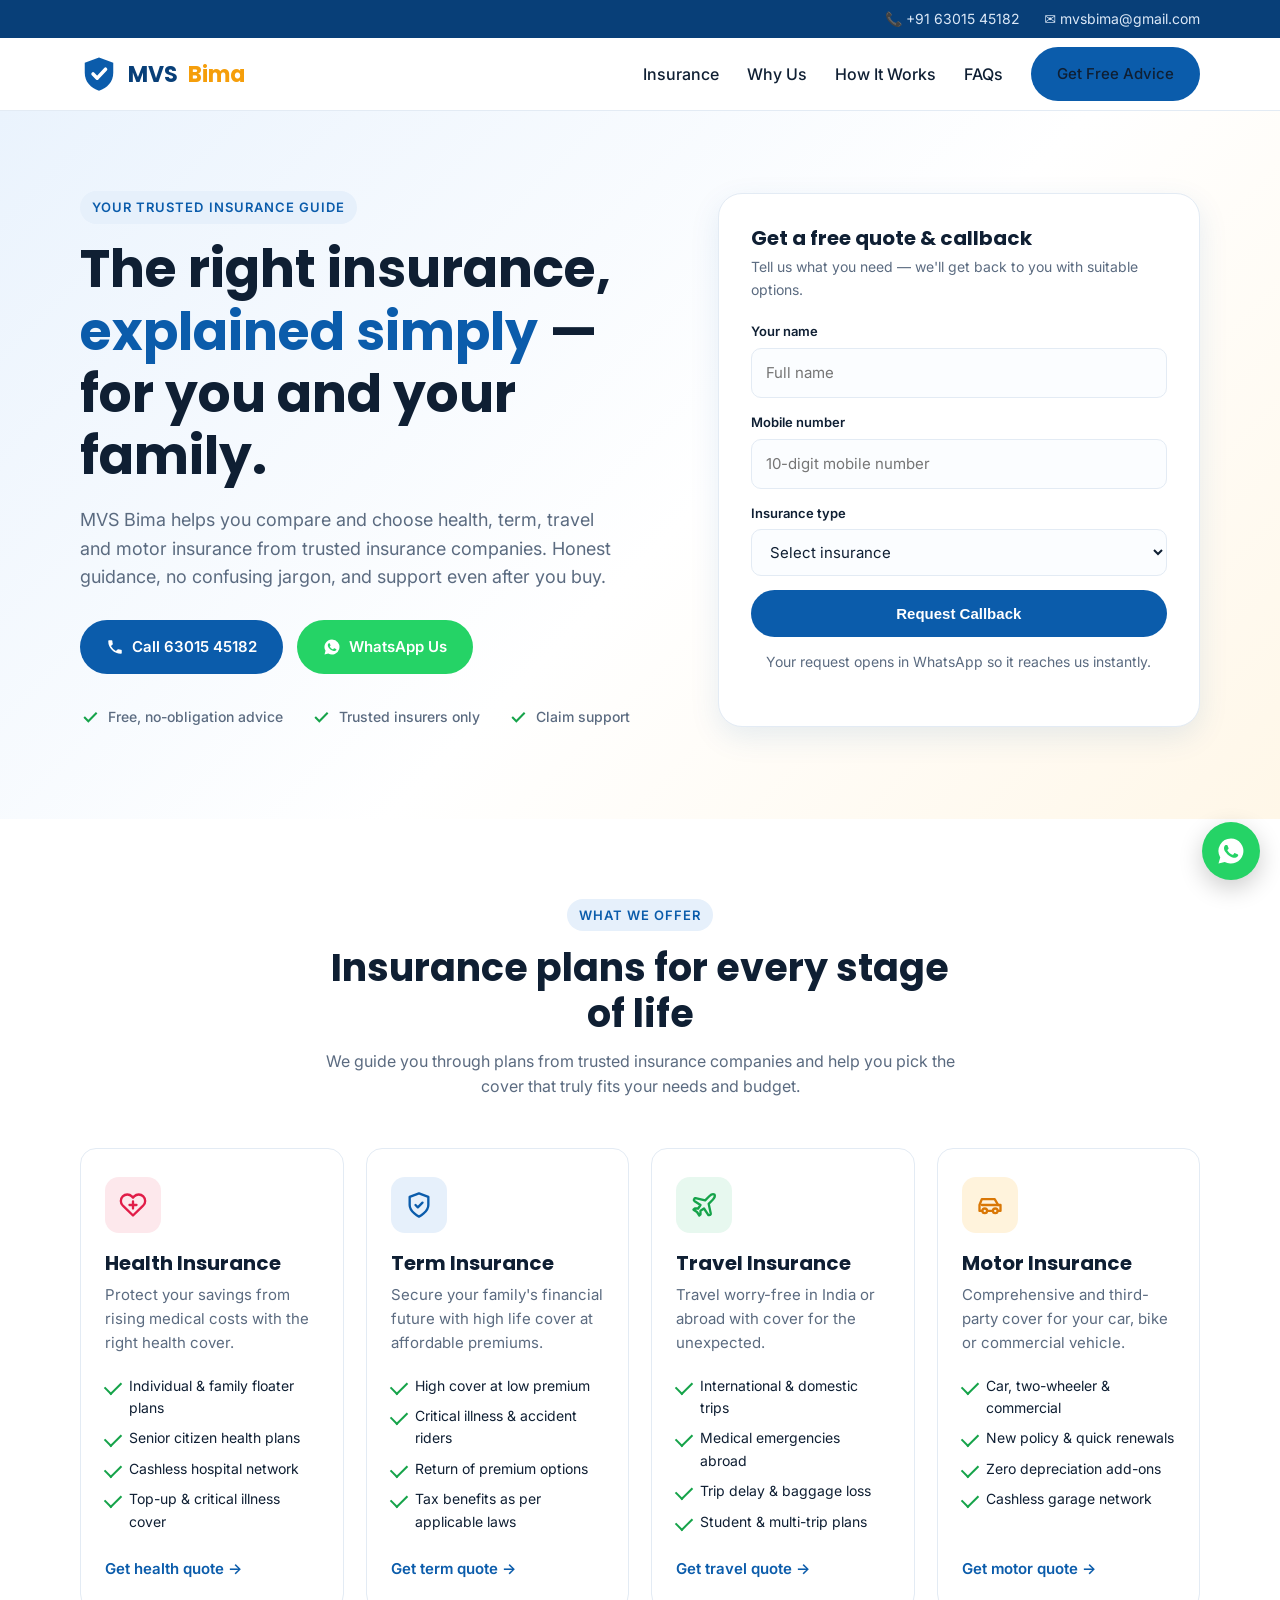
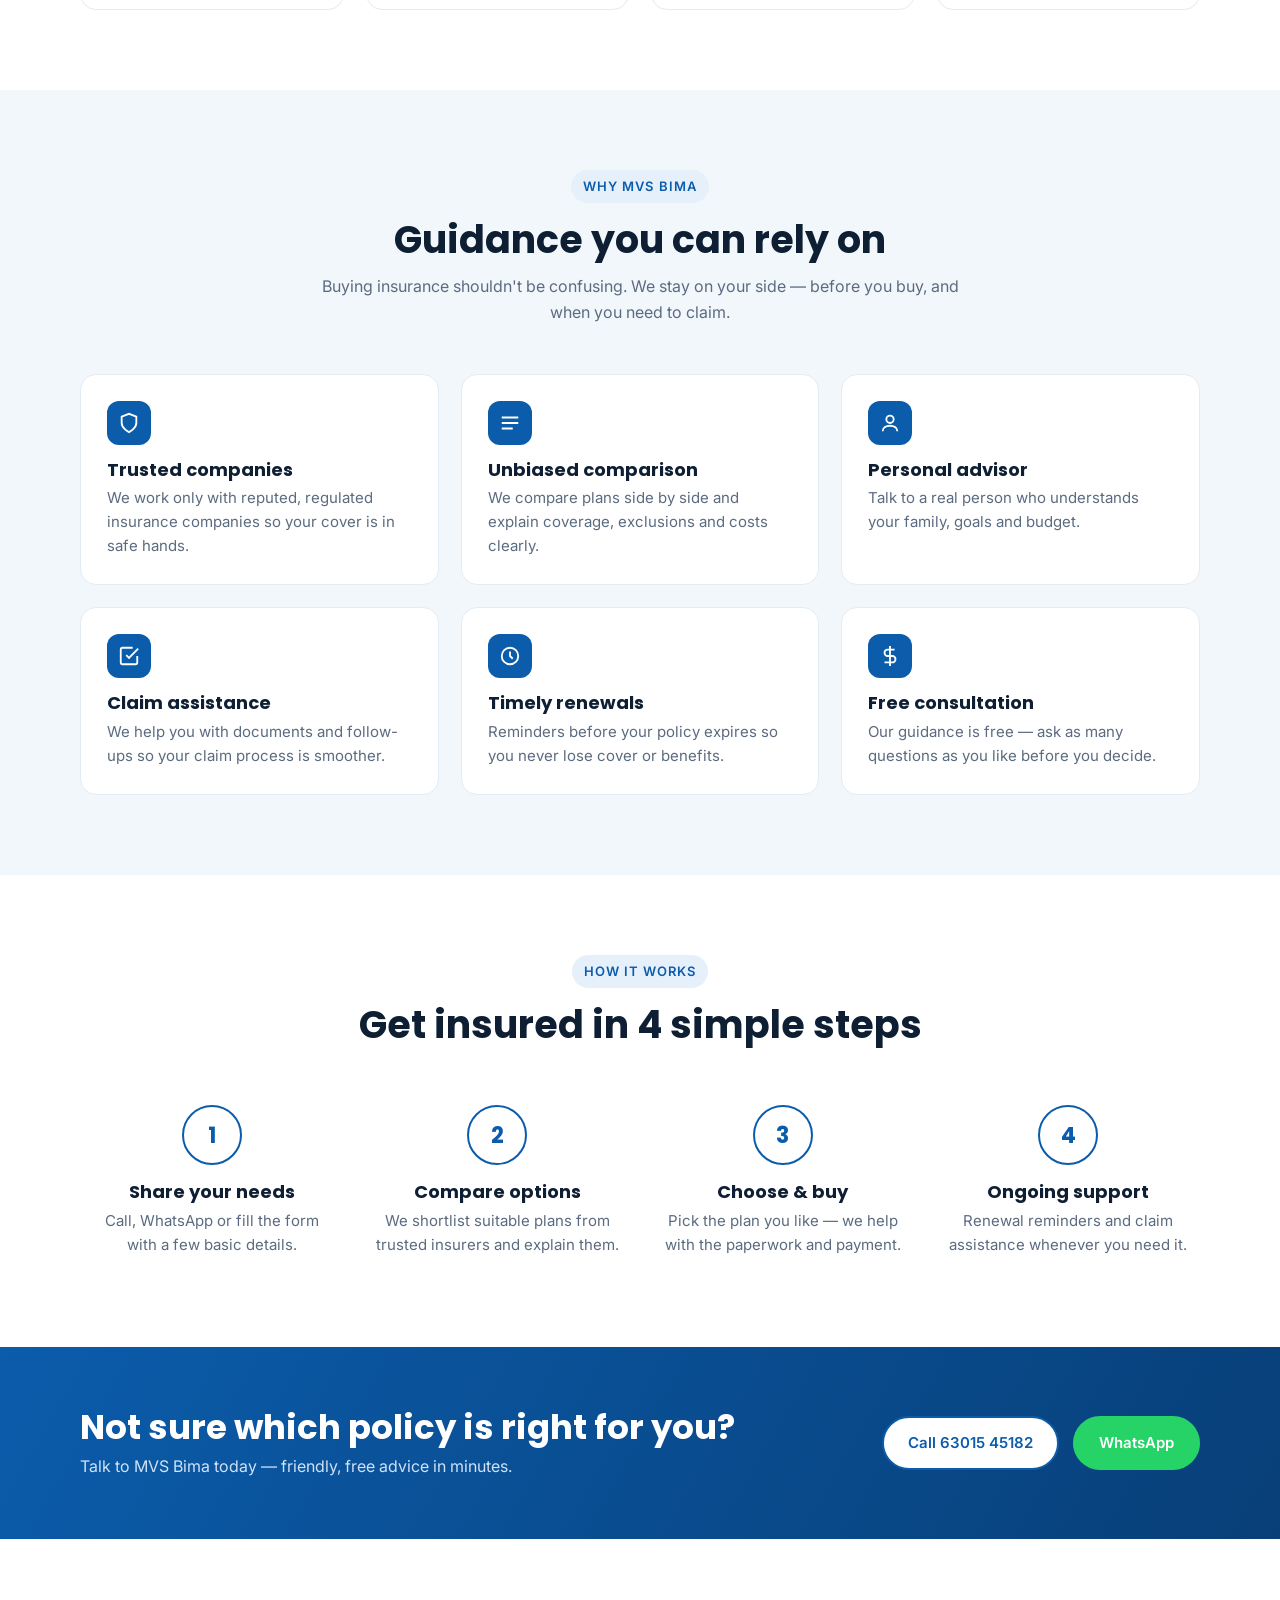
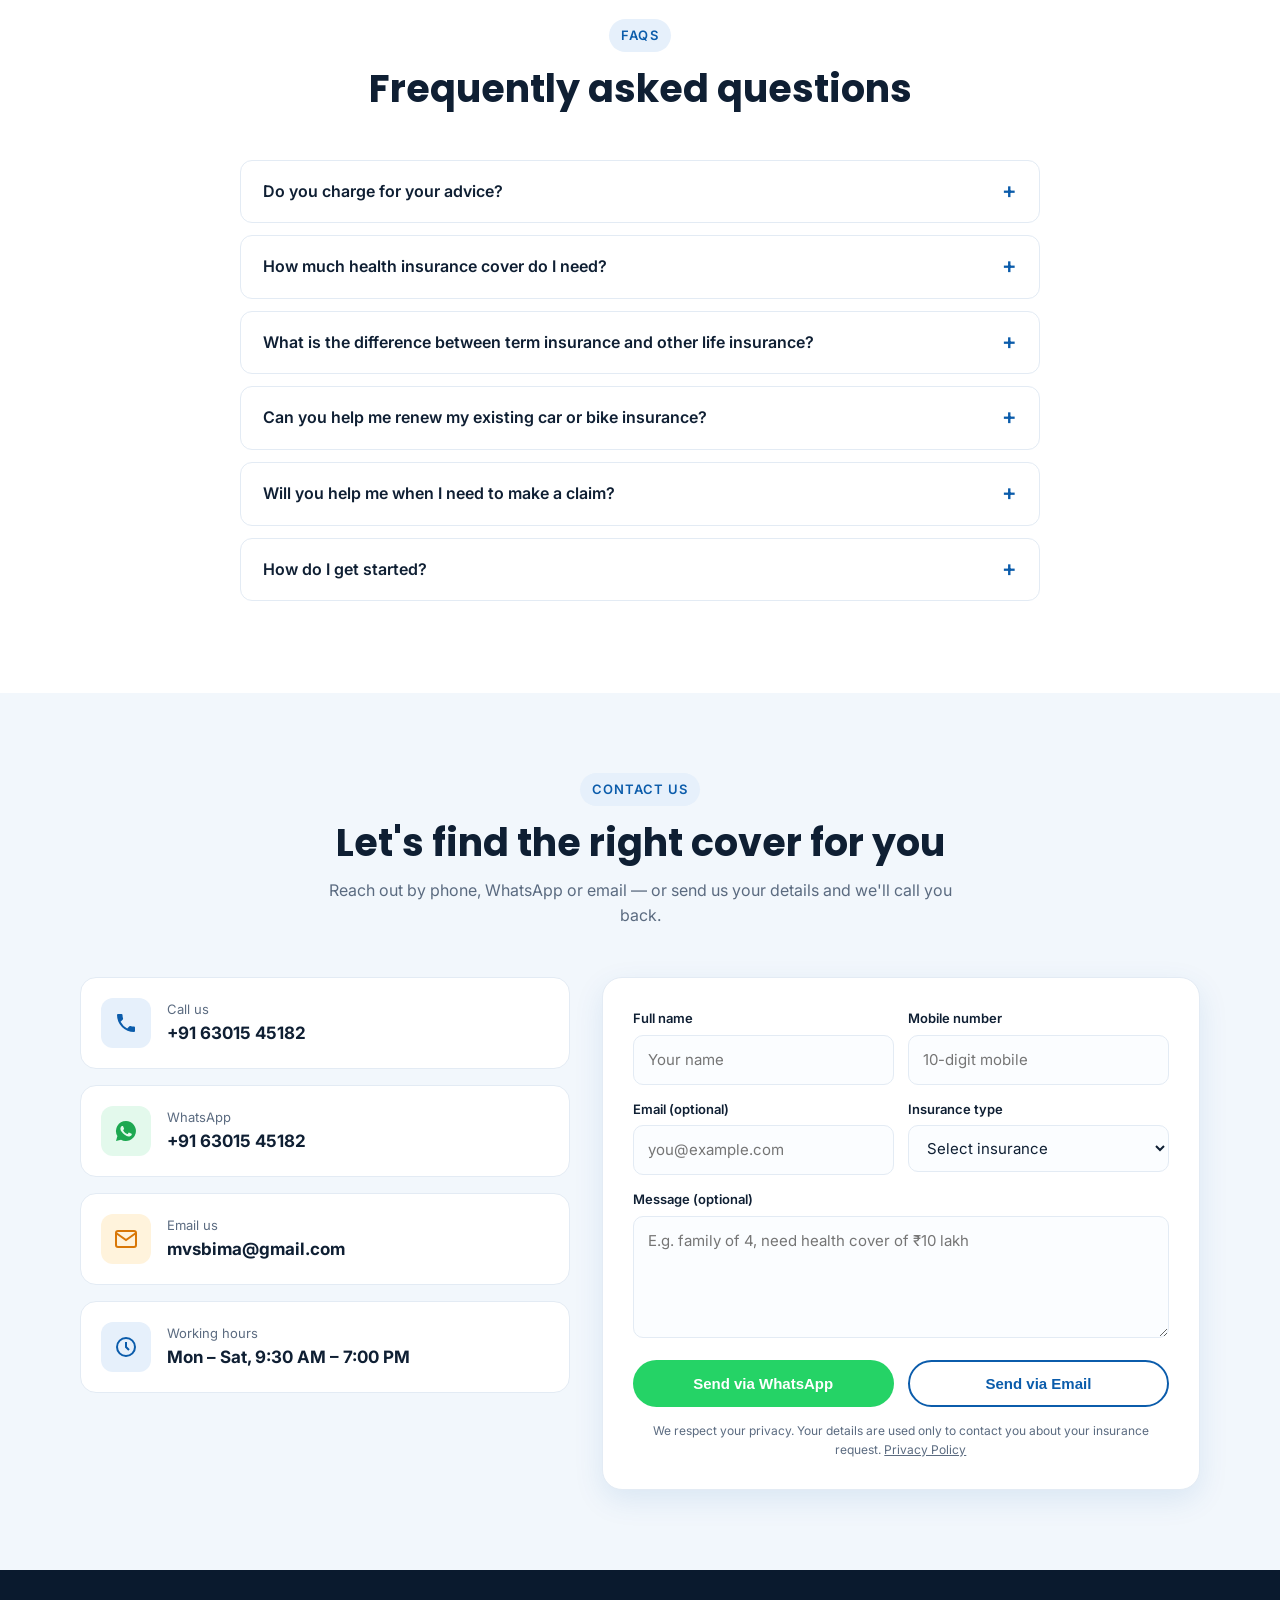
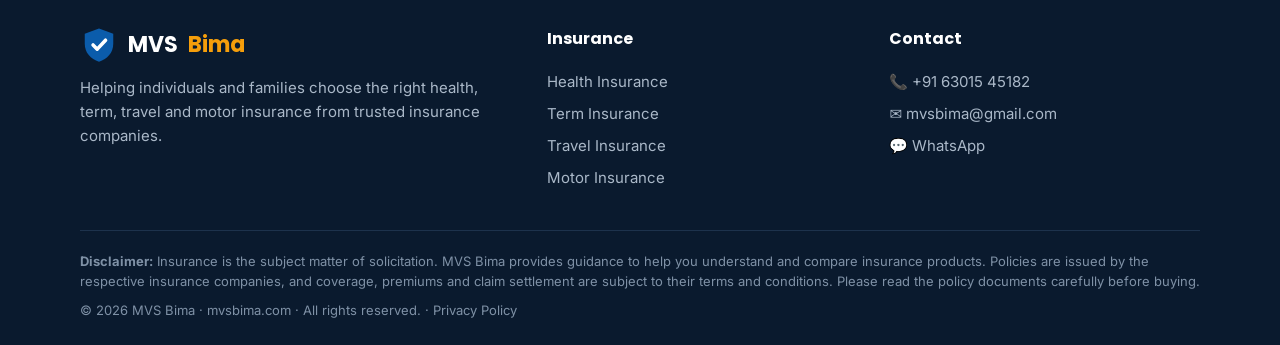
<file: index.html>
<!DOCTYPE html>
<html lang="en">
<head>
<meta charset="UTF-8">
<meta name="viewport" content="width=device-width, initial-scale=1">
<title>MVS Bima | Health, Term, Travel &amp; Motor Insurance Guidance</title>
<meta name="description" content="MVS Bima helps you choose the right health, term, travel and motor insurance from trusted insurance companies. Free guidance. Call 6301545182.">
<meta name="keywords" content="MVS Bima, health insurance, term insurance, travel insurance, motor insurance, car insurance, bike insurance, insurance advisor">
<link rel="canonical" href="https://mvsbima.com/">
<meta property="og:title" content="MVS Bima – Insurance guidance you can trust">
<meta property="og:description" content="Health, term, travel and motor insurance from trusted companies. Call 6301545182.">
<meta property="og:url" content="https://mvsbima.com/">
<meta property="og:type" content="website">
<link rel="icon" href="data:image/svg+xml,%3Csvg xmlns='http://www.w3.org/2000/svg' viewBox='0 0 64 64'%3E%3Cpath d='M32 4 8 13v17c0 15 10 26 24 30 14-4 24-15 24-30V13z' fill='%230b5cab'/%3E%3Cpath d='m22 32 7 7 14-15' stroke='%23fff' stroke-width='6' fill='none' stroke-linecap='round' stroke-linejoin='round'/%3E%3C/svg%3E">
<link rel="preconnect" href="https://fonts.googleapis.com">
<link rel="preconnect" href="https://fonts.gstatic.com" crossorigin>
<link href="https://fonts.googleapis.com/css2?family=Poppins:wght@500;600;700&family=Inter:wght@400;500;600&display=swap" rel="stylesheet">
<style>
:root{
  --primary:#0b5cab; --primary-dark:#083f78; --accent:#f59e0b; --green:#16a34a;
  --ink:#0f1f33; --muted:#5b6b80; --bg:#ffffff; --soft:#f2f7fc; --line:#e3ebf4;
  --radius:16px; --shadow:0 10px 30px rgba(11,92,171,.10);
}
*{box-sizing:border-box;margin:0;padding:0}
html{scroll-behavior:smooth}
body{font-family:Inter,system-ui,-apple-system,"Segoe UI",Roboto,sans-serif;color:var(--ink);background:var(--bg);line-height:1.6;font-size:16px}
h1,h2,h3{font-family:Poppins,Inter,sans-serif;line-height:1.2;color:var(--ink)}
a{color:inherit;text-decoration:none}
img,svg{display:block}
.container{width:100%;max-width:1160px;margin:0 auto;padding:0 20px}
section{padding:80px 0}
.eyebrow{display:inline-block;font-size:13px;font-weight:600;letter-spacing:.08em;text-transform:uppercase;color:var(--primary);background:#e6f0fb;padding:6px 12px;border-radius:999px;margin-bottom:14px}
.section-head{text-align:center;max-width:640px;margin:0 auto 48px}
.section-head h2{font-size:clamp(26px,4vw,38px);margin-bottom:12px}
.section-head p{color:var(--muted)}
.btn{display:inline-flex;align-items:center;gap:8px;padding:13px 24px;border-radius:999px;font-weight:600;font-size:15px;border:2px solid transparent;cursor:pointer;transition:.2s}
.btn-primary{background:var(--primary);color:#fff}
.btn-primary:hover{background:var(--primary-dark)}
.btn-outline{border-color:var(--primary);color:var(--primary);background:#fff}
.btn-outline:hover{background:var(--soft)}
.btn-wa{background:#25d366;color:#fff}
.btn-wa:hover{background:#1da851}
.btn svg{width:18px;height:18px}

/* Top bar + nav */
.topbar{background:var(--primary-dark);color:#dbe8f7;font-size:14px}
.topbar .container{display:flex;justify-content:flex-end;gap:24px;padding-top:8px;padding-bottom:8px;flex-wrap:wrap}
.topbar a:hover{color:#fff}
header.nav{position:sticky;top:0;z-index:50;background:rgba(255,255,255,.96);backdrop-filter:blur(8px);border-bottom:1px solid var(--line)}
.nav .container{display:flex;align-items:center;justify-content:space-between;height:72px}
.logo{display:flex;align-items:center;gap:10px;font-family:Poppins,sans-serif;font-weight:700;font-size:22px;color:var(--primary-dark)}
.logo svg{width:38px;height:38px}
.logo span{color:var(--accent)}
.nav ul{display:flex;gap:28px;list-style:none;align-items:center}
.nav ul a{font-weight:500;color:var(--ink)}
.nav ul a:hover{color:var(--primary)}
.menu-btn{display:none;background:none;border:0;cursor:pointer;padding:8px}
.menu-btn span{display:block;width:24px;height:2px;background:var(--ink);margin:5px 0;transition:.2s}

/* Hero */
.hero{background:linear-gradient(135deg,#eaf3fd 0%,#ffffff 55%,#fff7e8 100%);padding:80px 0 90px}
.hero .container{display:grid;grid-template-columns:1.1fr .9fr;gap:48px;align-items:center}
.hero h1{font-size:clamp(32px,5vw,52px);margin-bottom:18px}
.hero h1 em{font-style:normal;color:var(--primary)}
.hero p.lead{font-size:18px;color:var(--muted);margin-bottom:28px;max-width:540px}
.hero-actions{display:flex;gap:14px;flex-wrap:wrap;margin-bottom:32px}
.trust-row{display:flex;gap:28px;flex-wrap:wrap}
.trust-row div{display:flex;align-items:center;gap:8px;font-size:14px;font-weight:500;color:var(--muted)}
.trust-row svg{width:20px;height:20px;color:var(--green)}
.hero-card{background:#fff;border-radius:24px;box-shadow:var(--shadow);padding:32px;border:1px solid var(--line)}
.hero-card h3{font-size:20px;margin-bottom:6px}
.hero-card p{color:var(--muted);font-size:14px;margin-bottom:20px}

/* Form */
.form-grid{display:grid;gap:14px}
.form-grid label{font-size:13px;font-weight:600;color:var(--ink);display:block;margin-bottom:6px}
.form-grid input,.form-grid select,.form-grid textarea{width:100%;padding:12px 14px;border:1.5px solid var(--line);border-radius:10px;font:inherit;font-size:15px;background:#fbfdff;color:var(--ink)}
.form-grid input:focus,.form-grid select:focus,.form-grid textarea:focus{outline:none;border-color:var(--primary);background:#fff}
.form-grid .btn{width:100%;justify-content:center}
.form-note{font-size:12px;color:var(--muted);text-align:center}

/* Services */
.services{background:#fff}
.cards{display:grid;grid-template-columns:repeat(4,1fr);gap:22px}
.card{background:#fff;border:1px solid var(--line);border-radius:var(--radius);padding:28px 24px;transition:.25s;display:flex;flex-direction:column}
.card:hover{transform:translateY(-4px);box-shadow:var(--shadow);border-color:#cfe0f3}
.card .icon{width:56px;height:56px;border-radius:14px;display:grid;place-items:center;margin-bottom:18px}
.card .icon svg{width:28px;height:28px}
.card h3{font-size:20px;margin-bottom:8px}
.card p{color:var(--muted);font-size:15px;margin-bottom:16px}
.card ul{list-style:none;margin-bottom:20px;flex:1}
.card li{font-size:14px;padding:4px 0 4px 24px;position:relative}
.card li::before{content:"";position:absolute;left:0;top:10px;width:14px;height:8px;border-left:2px solid var(--green);border-bottom:2px solid var(--green);transform:rotate(-45deg)}
.card .link{font-weight:600;color:var(--primary);font-size:15px}
.card .link:hover{text-decoration:underline}
.i-health{background:#fde8ec;color:#e11d48}
.i-term{background:#e6f0fb;color:var(--primary)}
.i-travel{background:#e7f8ef;color:var(--green)}
.i-motor{background:#fff3dc;color:#d97706}

/* Why us */
.why{background:var(--soft)}
.why-grid{display:grid;grid-template-columns:repeat(3,1fr);gap:22px}
.why-item{background:#fff;border-radius:var(--radius);padding:26px;border:1px solid var(--line)}
.why-item .num{width:44px;height:44px;border-radius:12px;background:var(--primary);color:#fff;display:grid;place-items:center;margin-bottom:14px}
.why-item .num svg{width:22px;height:22px}
.why-item h3{font-size:18px;margin-bottom:6px}
.why-item p{color:var(--muted);font-size:15px}

/* Process */
.steps{display:grid;grid-template-columns:repeat(4,1fr);gap:22px;counter-reset:step}
.step{text-align:center;padding:10px}
.step::before{counter-increment:step;content:counter(step);display:grid;place-items:center;width:56px;height:56px;margin:0 auto 16px;border-radius:50%;background:#fff;border:2px solid var(--primary);color:var(--primary);font-family:Poppins,sans-serif;font-weight:700;font-size:22px}
.step h3{font-size:18px;margin-bottom:6px}
.step p{color:var(--muted);font-size:15px}

/* CTA band */
.cta-band{background:linear-gradient(120deg,var(--primary) 0%,var(--primary-dark) 100%);color:#fff;padding:60px 0}
.cta-band .container{display:flex;align-items:center;justify-content:space-between;gap:24px;flex-wrap:wrap}
.cta-band h2{color:#fff;font-size:clamp(24px,3.5vw,34px);margin-bottom:6px}
.cta-band p{color:#cfe2f7}
.cta-band .btn-outline{background:#fff}

/* FAQ */
.faq-list{max-width:800px;margin:0 auto}
details{border:1px solid var(--line);border-radius:12px;margin-bottom:12px;background:#fff}
summary{cursor:pointer;padding:18px 22px;font-weight:600;list-style:none;display:flex;justify-content:space-between;gap:16px}
summary::-webkit-details-marker{display:none}
summary::after{content:"+";font-size:22px;color:var(--primary);line-height:1}
details[open] summary::after{content:"–"}
details p{padding:0 22px 18px;color:var(--muted)}

/* Contact */
.contact{background:var(--soft)}
.contact-grid{display:grid;grid-template-columns:.9fr 1.1fr;gap:32px;align-items:start}
.contact-info{display:grid;gap:16px}
.info-box{display:flex;gap:16px;align-items:center;background:#fff;border:1px solid var(--line);border-radius:var(--radius);padding:20px}
.info-box .icon{width:50px;height:50px;border-radius:12px;background:#e6f0fb;color:var(--primary);display:grid;place-items:center;flex-shrink:0}
.info-box .icon svg{width:24px;height:24px}
.info-box small{display:block;color:var(--muted);font-size:13px}
.info-box strong{font-size:17px;word-break:break-word}
.info-box a:hover strong{color:var(--primary)}
.contact-form{background:#fff;border-radius:20px;border:1px solid var(--line);padding:30px;box-shadow:var(--shadow)}
.two{display:grid;grid-template-columns:1fr 1fr;gap:14px}

/* Footer */
footer{background:#0a1a2e;color:#aab8c8;padding:56px 0 24px;font-size:15px}
.foot-grid{display:grid;grid-template-columns:1.4fr 1fr 1fr;gap:32px;margin-bottom:36px}
footer .logo{color:#fff;margin-bottom:12px}
footer h4{color:#fff;font-family:Poppins,sans-serif;font-size:16px;margin-bottom:14px}
footer ul{list-style:none}
footer li{padding:4px 0}
footer a:hover{color:#fff}
.disclaimer{border-top:1px solid #1d324c;padding-top:20px;font-size:13px;color:#7f91a6}
.disclaimer p+p{margin-top:8px}

/* Floating WhatsApp */
.wa-float{position:fixed;right:20px;bottom:20px;width:58px;height:58px;border-radius:50%;background:#25d366;color:#fff;display:grid;place-items:center;box-shadow:0 8px 24px rgba(0,0,0,.2);z-index:60;transition:.2s}
.wa-float:hover{transform:scale(1.08)}
.wa-float svg{width:30px;height:30px}

/* Responsive */
@media (max-width:1000px){
  .cards{grid-template-columns:repeat(2,1fr)}
  .steps{grid-template-columns:repeat(2,1fr)}
  .why-grid{grid-template-columns:repeat(2,1fr)}
}
@media (max-width:860px){
  .hero .container,.contact-grid{grid-template-columns:1fr}
  .foot-grid{grid-template-columns:1fr 1fr}
  .menu-btn{display:block}
  .nav ul{position:absolute;top:72px;left:0;right:0;background:#fff;flex-direction:column;gap:0;border-bottom:1px solid var(--line);display:none;padding:8px 0}
  .nav ul.open{display:flex}
  .nav ul li{width:100%}
  .nav ul a{display:block;padding:12px 20px}
  .nav ul .btn{margin:8px 20px;justify-content:center}
}
@media (max-width:560px){
  section{padding:60px 0}
  .container{padding:0 16px}
  .cards,.steps,.why-grid,.two,.foot-grid{grid-template-columns:1fr}
  .topbar .container{justify-content:center;gap:14px;font-size:13px}
  .hero{padding:48px 0 60px}
  .hero-card,.contact-form{padding:22px}
  .cta-band .container{flex-direction:column;align-items:flex-start}
}
</style>
</head>
<body>

<div class="topbar">
  <div class="container">
    <a href="tel:+916301545182">📞 +91 63015 45182</a>
    <a href="mailto:mvsbima@gmail.com">✉️ mvsbima@gmail.com</a>
  </div>
</div>

<header class="nav">
  <div class="container">
    <a href="#home" class="logo" aria-label="MVS Bima home">
      <svg viewBox="0 0 64 64" aria-hidden="true"><path d="M32 4 8 13v17c0 15 10 26 24 30 14-4 24-15 24-30V13z" fill="#0b5cab"/><path d="m22 32 7 7 14-15" stroke="#fff" stroke-width="6" fill="none" stroke-linecap="round" stroke-linejoin="round"/></svg>
      MVS<span>Bima</span>
    </a>
    <button class="menu-btn" aria-label="Open menu" aria-expanded="false"><span></span><span></span><span></span></button>
    <ul id="menu">
      <li><a href="#services">Insurance</a></li>
      <li><a href="#why">Why Us</a></li>
      <li><a href="#how">How It Works</a></li>
      <li><a href="#faq">FAQs</a></li>
      <li><a href="#contact" class="btn btn-primary">Get Free Advice</a></li>
    </ul>
  </div>
</header>

<main>
<!-- HERO -->
<section class="hero" id="home">
  <div class="container">
    <div>
      <span class="eyebrow">Your Trusted Insurance Guide</span>
      <h1>The right insurance, <em>explained simply</em> — for you and your family.</h1>
      <p class="lead">MVS Bima helps you compare and choose health, term, travel and motor insurance from trusted insurance companies. Honest guidance, no confusing jargon, and support even after you buy.</p>
      <div class="hero-actions">
        <a href="tel:+916301545182" class="btn btn-primary">
          <svg viewBox="0 0 24 24" fill="currentColor"><path d="M6.6 10.8a15.2 15.2 0 0 0 6.6 6.6l2.2-2.2a1 1 0 0 1 1-.25 11.4 11.4 0 0 0 3.6.57 1 1 0 0 1 1 1V20a1 1 0 0 1-1 1A17 17 0 0 1 3 4a1 1 0 0 1 1-1h3.5a1 1 0 0 1 1 1c0 1.25.2 2.45.57 3.6a1 1 0 0 1-.25 1z"/></svg>
          Call 63015 45182
        </a>
        <a href="https://wa.me/916301545182?text=Hi%20MVS%20Bima%2C%20I%20need%20help%20choosing%20insurance." target="_blank" rel="noopener" class="btn btn-wa">
          <svg viewBox="0 0 24 24" fill="currentColor"><path d="M12 2a10 10 0 0 0-8.6 15.1L2 22l5-1.3A10 10 0 1 0 12 2zm5.3 14.2c-.2.6-1.3 1.2-1.8 1.2-.5.1-1 .2-3.3-.7-2.8-1.1-4.5-3.9-4.7-4.1-.1-.2-1.1-1.5-1.1-2.9s.7-2 1-2.3c.2-.3.5-.3.7-.3h.5c.2 0 .4 0 .6.5l.8 2c.1.2.1.4 0 .5l-.3.5-.4.4c-.1.1-.3.3-.1.6.2.3.8 1.3 1.6 2 1.1 1 2 1.3 2.3 1.4.3.1.5.1.6-.1l.9-1.1c.2-.3.4-.2.7-.1l1.9.9c.3.1.5.2.5.3.1.2.1.7-.1 1.3z"/></svg>
          WhatsApp Us
        </a>
      </div>
      <div class="trust-row">
        <div><svg viewBox="0 0 24 24" fill="none" stroke="currentColor" stroke-width="2.5"><path d="m5 12 5 5L20 7"/></svg>Free, no-obligation advice</div>
        <div><svg viewBox="0 0 24 24" fill="none" stroke="currentColor" stroke-width="2.5"><path d="m5 12 5 5L20 7"/></svg>Trusted insurers only</div>
        <div><svg viewBox="0 0 24 24" fill="none" stroke="currentColor" stroke-width="2.5"><path d="m5 12 5 5L20 7"/></svg>Claim support</div>
      </div>
    </div>

    <div class="hero-card">
      <h3>Get a free quote &amp; callback</h3>
      <p>Tell us what you need — we'll get back to you with suitable options.</p>
      <form class="form-grid lead-form" data-source="Quick quote">
        <div><label for="q-name">Your name</label><input id="q-name" name="name" required placeholder="Full name"></div>
        <div><label for="q-phone">Mobile number</label><input id="q-phone" name="phone" type="tel" required pattern="[0-9+\s-]{10,15}" placeholder="10-digit mobile number"></div>
        <div><label for="q-type">Insurance type</label>
          <select id="q-type" name="type" required>
            <option value="">Select insurance</option>
            <option>Health Insurance</option>
            <option>Term Insurance</option>
            <option>Travel Insurance</option>
            <option>Motor Insurance</option>
            <option>Not sure – need advice</option>
          </select>
        </div>
        <button type="submit" class="btn btn-primary">Request Callback</button>
        <p class="form-note">Your request opens in WhatsApp so it reaches us instantly.</p>
      </form>
    </div>
  </div>
</section>

<!-- SERVICES -->
<section class="services" id="services">
  <div class="container">
    <div class="section-head">
      <span class="eyebrow">What We Offer</span>
      <h2>Insurance plans for every stage of life</h2>
      <p>We guide you through plans from trusted insurance companies and help you pick the cover that truly fits your needs and budget.</p>
    </div>
    <div class="cards">
      <article class="card" id="health">
        <div class="icon i-health"><svg viewBox="0 0 24 24" fill="none" stroke="currentColor" stroke-width="2" stroke-linecap="round" stroke-linejoin="round"><path d="M20.8 4.6a5.5 5.5 0 0 0-7.8 0L12 5.7l-1-1.1a5.5 5.5 0 0 0-7.8 7.8l1 1L12 21l7.8-7.6 1-1a5.5 5.5 0 0 0 0-7.8z"/><path d="M12 9v6M9 12h6"/></svg></div>
        <h3>Health Insurance</h3>
        <p>Protect your savings from rising medical costs with the right health cover.</p>
        <ul>
          <li>Individual &amp; family floater plans</li>
          <li>Senior citizen health plans</li>
          <li>Cashless hospital network</li>
          <li>Top-up &amp; critical illness cover</li>
        </ul>
        <a href="#contact" class="link" data-type="Health Insurance">Get health quote →</a>
      </article>
      <article class="card" id="term">
        <div class="icon i-term"><svg viewBox="0 0 24 24" fill="none" stroke="currentColor" stroke-width="2" stroke-linecap="round" stroke-linejoin="round"><path d="M12 22s8-4 8-10V5l-8-3-8 3v7c0 6 8 10 8 10z"/><path d="M9 12l2 2 4-4"/></svg></div>
        <h3>Term Insurance</h3>
        <p>Secure your family's financial future with high life cover at affordable premiums.</p>
        <ul>
          <li>High cover at low premium</li>
          <li>Critical illness &amp; accident riders</li>
          <li>Return of premium options</li>
          <li>Tax benefits as per applicable laws</li>
        </ul>
        <a href="#contact" class="link" data-type="Term Insurance">Get term quote →</a>
      </article>
      <article class="card" id="travel">
        <div class="icon i-travel"><svg viewBox="0 0 24 24" fill="none" stroke="currentColor" stroke-width="2" stroke-linecap="round" stroke-linejoin="round"><path d="M17.8 19.2 16 11l3.5-3.5C21 6 21.5 4 21 3c-1-.5-3 0-4.5 1.5L13 8 4.8 6.2c-.5-.1-.9.1-1.1.5l-.3.5c-.2.5-.1 1 .3 1.3L9 12l-2 3H4l-1 1 3 2 2 3 1-1v-3l3-2 3.5 5.3c.3.4.8.5 1.3.3l.5-.2c.4-.3.6-.7.5-1.2z"/></svg></div>
        <h3>Travel Insurance</h3>
        <p>Travel worry-free in India or abroad with cover for the unexpected.</p>
        <ul>
          <li>International &amp; domestic trips</li>
          <li>Medical emergencies abroad</li>
          <li>Trip delay &amp; baggage loss</li>
          <li>Student &amp; multi-trip plans</li>
        </ul>
        <a href="#contact" class="link" data-type="Travel Insurance">Get travel quote →</a>
      </article>
      <article class="card" id="motor">
        <div class="icon i-motor"><svg viewBox="0 0 24 24" fill="none" stroke="currentColor" stroke-width="2" stroke-linecap="round" stroke-linejoin="round"><path d="M5 17H3v-5l2-5h11l3 5h2v5h-2"/><circle cx="7.5" cy="17" r="2"/><circle cx="16.5" cy="17" r="2"/><path d="M9.5 17h5M5 12h14"/></svg></div>
        <h3>Motor Insurance</h3>
        <p>Comprehensive and third-party cover for your car, bike or commercial vehicle.</p>
        <ul>
          <li>Car, two-wheeler &amp; commercial</li>
          <li>New policy &amp; quick renewals</li>
          <li>Zero depreciation add-ons</li>
          <li>Cashless garage network</li>
        </ul>
        <a href="#contact" class="link" data-type="Motor Insurance">Get motor quote →</a>
      </article>
    </div>
  </div>
</section>

<!-- WHY US -->
<section class="why" id="why">
  <div class="container">
    <div class="section-head">
      <span class="eyebrow">Why MVS Bima</span>
      <h2>Guidance you can rely on</h2>
      <p>Buying insurance shouldn't be confusing. We stay on your side — before you buy, and when you need to claim.</p>
    </div>
    <div class="why-grid">
      <div class="why-item"><div class="num"><svg viewBox="0 0 24 24" fill="none" stroke="currentColor" stroke-width="2"><path d="M12 22s8-4 8-10V5l-8-3-8 3v7c0 6 8 10 8 10z"/></svg></div><h3>Trusted companies</h3><p>We work only with reputed, regulated insurance companies so your cover is in safe hands.</p></div>
      <div class="why-item"><div class="num"><svg viewBox="0 0 24 24" fill="none" stroke="currentColor" stroke-width="2"><path d="M3 6h18M3 12h18M3 18h12"/></svg></div><h3>Unbiased comparison</h3><p>We compare plans side by side and explain coverage, exclusions and costs clearly.</p></div>
      <div class="why-item"><div class="num"><svg viewBox="0 0 24 24" fill="none" stroke="currentColor" stroke-width="2"><circle cx="12" cy="8" r="4"/><path d="M4 21c0-4 4-6 8-6s8 2 8 6"/></svg></div><h3>Personal advisor</h3><p>Talk to a real person who understands your family, goals and budget.</p></div>
      <div class="why-item"><div class="num"><svg viewBox="0 0 24 24" fill="none" stroke="currentColor" stroke-width="2"><path d="M9 11l3 3L22 4"/><path d="M21 12v7a2 2 0 0 1-2 2H5a2 2 0 0 1-2-2V5a2 2 0 0 1 2-2h11"/></svg></div><h3>Claim assistance</h3><p>We help you with documents and follow-ups so your claim process is smoother.</p></div>
      <div class="why-item"><div class="num"><svg viewBox="0 0 24 24" fill="none" stroke="currentColor" stroke-width="2"><circle cx="12" cy="12" r="9"/><path d="M12 7v5l3 3"/></svg></div><h3>Timely renewals</h3><p>Reminders before your policy expires so you never lose cover or benefits.</p></div>
      <div class="why-item"><div class="num"><svg viewBox="0 0 24 24" fill="none" stroke="currentColor" stroke-width="2"><path d="M12 1v22M17 5H9.5a3.5 3.5 0 0 0 0 7h5a3.5 3.5 0 0 1 0 7H6"/></svg></div><h3>Free consultation</h3><p>Our guidance is free — ask as many questions as you like before you decide.</p></div>
    </div>
  </div>
</section>

<!-- HOW IT WORKS -->
<section id="how">
  <div class="container">
    <div class="section-head">
      <span class="eyebrow">How It Works</span>
      <h2>Get insured in 4 simple steps</h2>
    </div>
    <div class="steps">
      <div class="step"><h3>Share your needs</h3><p>Call, WhatsApp or fill the form with a few basic details.</p></div>
      <div class="step"><h3>Compare options</h3><p>We shortlist suitable plans from trusted insurers and explain them.</p></div>
      <div class="step"><h3>Choose &amp; buy</h3><p>Pick the plan you like — we help with the paperwork and payment.</p></div>
      <div class="step"><h3>Ongoing support</h3><p>Renewal reminders and claim assistance whenever you need it.</p></div>
    </div>
  </div>
</section>

<!-- CTA -->
<section class="cta-band">
  <div class="container">
    <div>
      <h2>Not sure which policy is right for you?</h2>
      <p>Talk to MVS Bima today — friendly, free advice in minutes.</p>
    </div>
    <div class="hero-actions" style="margin:0">
      <a href="tel:+916301545182" class="btn btn-outline">Call 63015 45182</a>
      <a href="https://wa.me/916301545182" target="_blank" rel="noopener" class="btn btn-wa">WhatsApp</a>
    </div>
  </div>
</section>

<!-- FAQ -->
<section id="faq">
  <div class="container">
    <div class="section-head">
      <span class="eyebrow">FAQs</span>
      <h2>Frequently asked questions</h2>
    </div>
    <div class="faq-list">
      <details><summary>Do you charge for your advice?</summary><p>No. Consultation with MVS Bima is free. We help you understand your options so you can make an informed decision.</p></details>
      <details><summary>How much health insurance cover do I need?</summary><p>It depends on your city, age, family size and existing cover. As a starting point, many families consider at least ₹5–10 lakh. We'll help you work out a cover amount that suits your situation.</p></details>
      <details><summary>What is the difference between term insurance and other life insurance?</summary><p>Term insurance is pure protection — it pays a large sum to your family if something happens to you during the policy term, at a much lower premium than savings-linked plans.</p></details>
      <details><summary>Can you help me renew my existing car or bike insurance?</summary><p>Yes. Share your current policy details and we'll help you renew, compare options and suggest useful add-ons like zero depreciation.</p></details>
      <details><summary>Will you help me when I need to make a claim?</summary><p>Yes. We assist with documentation and coordination with the insurance company to make the claim process as smooth as possible. Final claim decisions are made by the insurer as per policy terms.</p></details>
      <details><summary>How do I get started?</summary><p>Simply call or WhatsApp us on 63015 45182, email mvsbima@gmail.com, or fill in the contact form below.</p></details>
    </div>
  </div>
</section>

<!-- CONTACT -->
<section class="contact" id="contact">
  <div class="container">
    <div class="section-head">
      <span class="eyebrow">Contact Us</span>
      <h2>Let's find the right cover for you</h2>
      <p>Reach out by phone, WhatsApp or email — or send us your details and we'll call you back.</p>
    </div>
    <div class="contact-grid">
      <div class="contact-info">
        <a class="info-box" href="tel:+916301545182">
          <div class="icon"><svg viewBox="0 0 24 24" fill="currentColor"><path d="M6.6 10.8a15.2 15.2 0 0 0 6.6 6.6l2.2-2.2a1 1 0 0 1 1-.25 11.4 11.4 0 0 0 3.6.57 1 1 0 0 1 1 1V20a1 1 0 0 1-1 1A17 17 0 0 1 3 4a1 1 0 0 1 1-1h3.5a1 1 0 0 1 1 1c0 1.25.2 2.45.57 3.6a1 1 0 0 1-.25 1z"/></svg></div>
          <div><small>Call us</small><strong>+91 63015 45182</strong></div>
        </a>
        <a class="info-box" href="https://wa.me/916301545182" target="_blank" rel="noopener">
          <div class="icon" style="background:#e3f9ec;color:#1da851"><svg viewBox="0 0 24 24" fill="currentColor"><path d="M12 2a10 10 0 0 0-8.6 15.1L2 22l5-1.3A10 10 0 1 0 12 2zm5.3 14.2c-.2.6-1.3 1.2-1.8 1.2-.5.1-1 .2-3.3-.7-2.8-1.1-4.5-3.9-4.7-4.1-.1-.2-1.1-1.5-1.1-2.9s.7-2 1-2.3c.2-.3.5-.3.7-.3h.5c.2 0 .4 0 .6.5l.8 2c.1.2.1.4 0 .5l-.3.5-.4.4c-.1.1-.3.3-.1.6.2.3.8 1.3 1.6 2 1.1 1 2 1.3 2.3 1.4.3.1.5.1.6-.1l.9-1.1c.2-.3.4-.2.7-.1l1.9.9c.3.1.5.2.5.3.1.2.1.7-.1 1.3z"/></svg></div>
          <div><small>WhatsApp</small><strong>+91 63015 45182</strong></div>
        </a>
        <a class="info-box" href="mailto:mvsbima@gmail.com">
          <div class="icon" style="background:#fff3dc;color:#d97706"><svg viewBox="0 0 24 24" fill="none" stroke="currentColor" stroke-width="2"><rect x="2" y="4" width="20" height="16" rx="2"/><path d="m22 6-10 7L2 6"/></svg></div>
          <div><small>Email us</small><strong>mvsbima@gmail.com</strong></div>
        </a>
        <div class="info-box">
          <div class="icon"><svg viewBox="0 0 24 24" fill="none" stroke="currentColor" stroke-width="2"><circle cx="12" cy="12" r="9"/><path d="M12 7v5l3 3"/></svg></div>
          <div><small>Working hours</small><strong>Mon – Sat, 9:30 AM – 7:00 PM</strong></div>
        </div>
      </div>

      <form class="contact-form form-grid lead-form" data-source="Contact form">
        <div class="two">
          <div><label for="c-name">Full name</label><input id="c-name" name="name" required placeholder="Your name"></div>
          <div><label for="c-phone">Mobile number</label><input id="c-phone" name="phone" type="tel" required pattern="[0-9+\s-]{10,15}" placeholder="10-digit mobile"></div>
        </div>
        <div class="two">
          <div><label for="c-email">Email (optional)</label><input id="c-email" name="email" type="email" placeholder="you@example.com"></div>
          <div><label for="c-type">Insurance type</label>
            <select id="c-type" name="type" required>
              <option value="">Select insurance</option>
              <option>Health Insurance</option>
              <option>Term Insurance</option>
              <option>Travel Insurance</option>
              <option>Motor Insurance</option>
              <option>Not sure – need advice</option>
            </select>
          </div>
        </div>
        <div><label for="c-msg">Message (optional)</label><textarea id="c-msg" name="message" rows="4" placeholder="E.g. family of 4, need health cover of ₹10 lakh"></textarea></div>
        <div class="two">
          <button type="submit" class="btn btn-wa">Send via WhatsApp</button>
          <button type="submit" class="btn btn-outline" data-via="email">Send via Email</button>
        </div>
        <p class="form-note">We respect your privacy. Your details are used only to contact you about your insurance request. <a href="privacy.html" style="text-decoration:underline">Privacy Policy</a></p>
      </form>
    </div>
  </div>
</section>
</main>

<footer>
  <div class="container">
    <div class="foot-grid">
      <div>
        <a href="#home" class="logo"><svg viewBox="0 0 64 64" aria-hidden="true"><path d="M32 4 8 13v17c0 15 10 26 24 30 14-4 24-15 24-30V13z" fill="#0b5cab"/><path d="m22 32 7 7 14-15" stroke="#fff" stroke-width="6" fill="none" stroke-linecap="round" stroke-linejoin="round"/></svg>MVS<span>Bima</span></a>
        <p>Helping individuals and families choose the right health, term, travel and motor insurance from trusted insurance companies.</p>
      </div>
      <div>
        <h4>Insurance</h4>
        <ul>
          <li><a href="#health">Health Insurance</a></li>
          <li><a href="#term">Term Insurance</a></li>
          <li><a href="#travel">Travel Insurance</a></li>
          <li><a href="#motor">Motor Insurance</a></li>
        </ul>
      </div>
      <div>
        <h4>Contact</h4>
        <ul>
          <li><a href="tel:+916301545182">📞 +91 63015 45182</a></li>
          <li><a href="mailto:mvsbima@gmail.com">✉️ mvsbima@gmail.com</a></li>
          <li><a href="https://wa.me/916301545182" target="_blank" rel="noopener">💬 WhatsApp</a></li>
        </ul>
      </div>
    </div>
    <div class="disclaimer">
      <p><strong>Disclaimer:</strong> Insurance is the subject matter of solicitation. MVS Bima provides guidance to help you understand and compare insurance products. Policies are issued by the respective insurance companies, and coverage, premiums and claim settlement are subject to their terms and conditions. Please read the policy documents carefully before buying.</p>
      <p>© <span id="year">2026</span> MVS Bima · mvsbima.com · All rights reserved. · <a href="privacy.html">Privacy Policy</a></p>
    </div>
  </div>
</footer>

<a class="wa-float" href="https://wa.me/916301545182?text=Hi%20MVS%20Bima%2C%20I%20need%20help%20with%20insurance." target="_blank" rel="noopener" aria-label="Chat on WhatsApp">
  <svg viewBox="0 0 24 24" fill="currentColor"><path d="M12 2a10 10 0 0 0-8.6 15.1L2 22l5-1.3A10 10 0 1 0 12 2zm5.3 14.2c-.2.6-1.3 1.2-1.8 1.2-.5.1-1 .2-3.3-.7-2.8-1.1-4.5-3.9-4.7-4.1-.1-.2-1.1-1.5-1.1-2.9s.7-2 1-2.3c.2-.3.5-.3.7-.3h.5c.2 0 .4 0 .6.5l.8 2c.1.2.1.4 0 .5l-.3.5-.4.4c-.1.1-.3.3-.1.6.2.3.8 1.3 1.6 2 1.1 1 2 1.3 2.3 1.4.3.1.5.1.6-.1l.9-1.1c.2-.3.4-.2.7-.1l1.9.9c.3.1.5.2.5.3.1.2.1.7-.1 1.3z"/></svg>
</a>

<script>
(function(){
  var PHONE = '916301545182', EMAIL = 'mvsbima@gmail.com';
  document.getElementById('year').textContent = new Date().getFullYear();

  // Mobile menu
  var btn = document.querySelector('.menu-btn'), menu = document.getElementById('menu');
  btn.addEventListener('click', function(){
    var open = menu.classList.toggle('open');
    btn.setAttribute('aria-expanded', open);
  });
  menu.querySelectorAll('a').forEach(function(a){ a.addEventListener('click', function(){ menu.classList.remove('open'); btn.setAttribute('aria-expanded', false); }); });

  // "Get quote" links preselect the insurance type in the contact form
  document.querySelectorAll('.card .link').forEach(function(a){
    a.addEventListener('click', function(){ document.getElementById('c-type').value = a.dataset.type; });
  });

  // Lead forms -> WhatsApp or email
  document.querySelectorAll('.lead-form').forEach(function(form){
    var via = 'whatsapp';
    form.querySelectorAll('button[type=submit]').forEach(function(b){
      b.addEventListener('click', function(){ via = b.dataset.via || 'whatsapp'; });
    });
    form.addEventListener('submit', function(e){
      e.preventDefault();
      var d = new FormData(form), lines = ['New enquiry from mvsbima.com (' + form.dataset.source + ')'];
      [['name','Name'],['phone','Mobile'],['email','Email'],['type','Insurance'],['message','Message']].forEach(function(f){
        var v = (d.get(f[0]) || '').toString().trim();
        if (v) lines.push(f[1] + ': ' + v);
      });
      var text = lines.join('\n');
      if (via === 'email') {
        location.href = 'mailto:' + EMAIL + '?subject=' + encodeURIComponent('Insurance enquiry – ' + (d.get('type') || '')) + '&body=' + encodeURIComponent(text);
      } else {
        window.open('https://wa.me/' + PHONE + '?text=' + encodeURIComponent(text), '_blank', 'noopener');
      }
      via = 'whatsapp';
    });
  });
})();
</script>
</body>
</html>
</file>
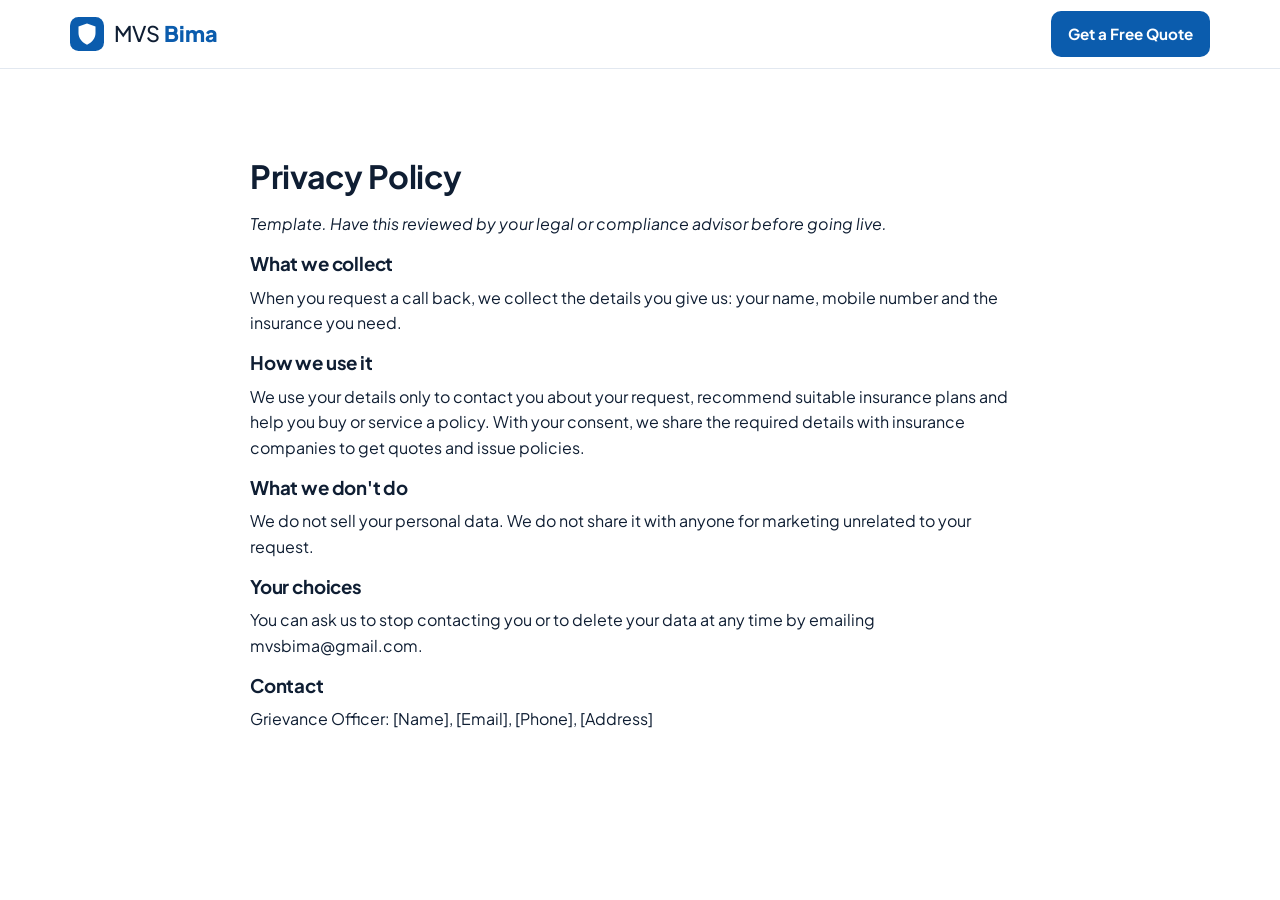
<file: privacy.html>
<!doctype html>
<html lang="en">
<head>
  <meta charset="utf-8">
  <meta name="viewport" content="width=device-width, initial-scale=1">
  <title>Privacy Policy | MVS Bima</title>
  <link href="https://fonts.googleapis.com/css2?family=Plus+Jakarta+Sans:wght@400;600;800&display=swap" rel="stylesheet">
  <link rel="stylesheet" href="styles.css">
</head>
<body>
  <header class="site-header">
    <div class="container nav">
      <a href="index.html" class="brand">
        <svg class="brand-mark" viewBox="0 0 32 32" aria-hidden="true"><rect width="32" height="32" rx="8"/><path d="M16 6l8 3v6c0 5-3.4 9-8 11-4.6-2-8-6-8-11V9z"/></svg>
        <span>MVS <strong>Bima</strong></span>
      </a>
      <a href="index.html#contact" class="btn btn-primary btn-sm">Get a Free Quote</a>
    </div>
  </header>
  <main class="section">
    <div class="container narrow">
      <h1>Privacy Policy</h1>
      <p><em>Template. Have this reviewed by your legal or compliance advisor before going live.</em></p>
      <h3>What we collect</h3>
      <p>When you request a call back, we collect the details you give us: your name, mobile number and the insurance you need.</p>
      <h3>How we use it</h3>
      <p>We use your details only to contact you about your request, recommend suitable insurance plans and help you buy or service a policy. With your consent, we share the required details with insurance companies to get quotes and issue policies.</p>
      <h3>What we don't do</h3>
      <p>We do not sell your personal data. We do not share it with anyone for marketing unrelated to your request.</p>
      <h3>Your choices</h3>
      <p>You can ask us to stop contacting you or to delete your data at any time by emailing <a href="mailto:mvsbima@gmail.com">mvsbima@gmail.com</a>.</p>
      <h3>Contact</h3>
      <p>Grievance Officer: [Name], [Email], [Phone], [Address]</p>
    </div>
  </main>
</body>
</html>
</file>
<file: styles.css>
:root {
  --blue: #0b5cad;
  --blue-dark: #083f78;
  --blue-soft: #e8f1fb;
  --accent: #f59e0b;
  --green: #16a34a;
  --ink: #0f1e33;
  --ink-2: #44546a;
  --line: #e2e8f0;
  --bg: #ffffff;
  --bg-alt: #f5f8fc;
  --radius: 14px;
  --shadow: 0 10px 30px rgba(15, 30, 51, .08);
  --shadow-lg: 0 20px 50px rgba(11, 92, 173, .16);
}

*, *::before, *::after { box-sizing: border-box; }
html { scroll-behavior: smooth; scroll-padding-top: 80px; }
body {
  margin: 0;
  font-family: "Plus Jakarta Sans", system-ui, -apple-system, Segoe UI, Roboto, sans-serif;
  color: var(--ink);
  background: var(--bg);
  line-height: 1.6;
  -webkit-font-smoothing: antialiased;
}
img, svg { display: block; max-width: 100%; }
a { color: inherit; text-decoration: none; }
h1, h2, h3, h4 { line-height: 1.2; margin: 0 0 .5em; letter-spacing: -.01em; }
p { margin: 0 0 1em; }

.container { width: 100%; max-width: 1180px; margin: 0 auto; padding: 0 20px; }
.container.narrow { max-width: 820px; }

/* Buttons */
.btn {
  display: inline-flex; align-items: center; justify-content: center; gap: .5em;
  padding: .85em 1.4em; border-radius: 10px; border: 2px solid transparent;
  font: inherit; font-weight: 700; cursor: pointer; transition: .2s ease;
}
.btn-sm { padding: .55em 1em; font-size: .95rem; }
.btn-block { width: 100%; }
.btn-primary { background: var(--blue); color: #fff; }
.btn-primary:hover { background: var(--blue-dark); transform: translateY(-1px); }
.btn-whatsapp { background: #25d366; color: #fff; }
.btn-whatsapp:hover { background: #1ebe5a; transform: translateY(-1px); }
.hero-actions { display: flex; flex-wrap: wrap; gap: 12px; margin-top: 28px; }

/* Header */
.site-header {
  position: sticky; top: 0; z-index: 50;
  background: rgba(255, 255, 255, .92); backdrop-filter: blur(10px);
  border-bottom: 1px solid var(--line);
}
.nav { display: flex; align-items: center; justify-content: space-between; height: 68px; }
.brand { display: flex; align-items: center; gap: 10px; font-size: 1.35rem; font-weight: 500; color: var(--ink); }
.brand strong { color: var(--blue); font-weight: 800; }
.brand-mark { width: 34px; height: 34px; }
.brand-mark rect { fill: var(--blue); }
.brand-mark path { fill: #fff; }


/* Hero */
.hero {
  background:
    radial-gradient(900px 400px at 85% -10%, rgba(11, 92, 173, .14), transparent 60%),
    radial-gradient(700px 400px at -10% 110%, rgba(245, 158, 11, .10), transparent 60%),
    var(--bg-alt);
  padding: 64px 0 80px;
}
.hero-grid { display: grid; grid-template-columns: 1.1fr .9fr; gap: 56px; align-items: center; }
.eyebrow { color: var(--blue); font-weight: 700; text-transform: uppercase; letter-spacing: .08em; font-size: .8rem; margin-bottom: .8em; }
.hero h1 { font-size: clamp(2.1rem, 4.4vw, 3.4rem); font-weight: 800; }
.hl { color: var(--blue); }
.lead { font-size: 1.15rem; color: var(--ink-2); max-width: 560px; }
.hero-points { list-style: none; padding: 0; margin: 24px 0 0; display: grid; gap: 10px; }
.hero-points li, .ticks li { position: relative; padding-left: 30px; }
.hero-points li::before, .ticks li::before {
  content: ""; position: absolute; left: 0; top: .3em; width: 18px; height: 18px; border-radius: 50%;
  background: var(--green) url("data:image/svg+xml,%3Csvg xmlns='http://www.w3.org/2000/svg' viewBox='0 0 24 24' fill='none' stroke='white' stroke-width='3.5' stroke-linecap='round' stroke-linejoin='round'%3E%3Cpath d='M5 12l5 5 9-10'/%3E%3C/svg%3E") center / 12px no-repeat;
}
.hero-points li { font-weight: 600; }

/* Quote card */
.quote-card, .cta-card {
  background: #fff; border-radius: 20px; padding: 28px; box-shadow: var(--shadow-lg); border: 1px solid var(--line);
}
.quote-card h2 { font-size: 1.4rem; }

.form { display: grid; gap: 14px; }
.form label { display: grid; gap: 6px; font-size: .9rem; font-weight: 600; color: var(--ink-2); }
.form .row { display: grid; grid-template-columns: 1fr 1fr; gap: 14px; }
.form input, .form select {
  font: inherit; color: var(--ink); padding: .75em .9em; border: 1.5px solid var(--line); border-radius: 10px; background: #fff; width: 100%;
}
.form input:focus, .form select:focus { outline: none; border-color: var(--blue); box-shadow: 0 0 0 3px rgba(11, 92, 173, .15); }
.form input.invalid { border-color: #dc2626; }
.form .check { display: flex; gap: 10px; align-items: flex-start; font-weight: 500; font-size: .82rem; }
.form .check input { width: auto; margin-top: 3px; }
.form-msg { margin: 0; font-size: .9rem; font-weight: 600; min-height: 1.2em; }
.form-msg.ok { color: var(--green); }
.form-msg.err { color: #dc2626; }
[hidden] { display: none !important; }

/* Sections */
.section { padding: 88px 0; }
.section.alt { background: var(--bg-alt); }
.section-head { text-align: center; max-width: 680px; margin: 0 auto 48px; }
.section-head h2 { font-size: clamp(1.8rem, 3vw, 2.5rem); font-weight: 800; }
.section-head p:not(.eyebrow) { color: var(--ink-2); font-size: 1.05rem; }

/* Products */
.product-grid { display: grid; grid-template-columns: repeat(3, 1fr); gap: 24px; align-items: stretch; }
.product {
  position: relative; display: flex; flex-direction: column; background: #fff; border: 1px solid var(--line);
  border-radius: 20px; padding: 32px 28px; box-shadow: var(--shadow); transition: .25s ease;
}
.product:hover { transform: translateY(-4px); box-shadow: var(--shadow-lg); }
.product.featured { border: 2px solid var(--blue); }
.product h3 { font-size: 1.35rem; }
.product > p { color: var(--ink-2); }
.product .ticks { list-style: none; padding: 0; margin: 8px 0 28px; display: grid; gap: 10px; flex: 1; font-size: .95rem; }
.badge { position: absolute; top: -13px; right: 24px; background: var(--accent); color: #fff; font-size: .75rem; font-weight: 800; padding: 4px 12px; border-radius: 99px; text-transform: uppercase; letter-spacing: .05em; }
.icon { width: 56px; height: 56px; border-radius: 14px; display: grid; place-items: center; margin-bottom: 18px; }
.icon svg { width: 30px; height: 30px; }
.icon svg path { fill: currentColor; }
.icon svg .stroke-w { fill: none; stroke: #fff; stroke-width: 2.2; stroke-linecap: round; stroke-linejoin: round; }
.icon-health { background: #fde8ec; color: #e11d48; }
.icon-term { background: var(--blue-soft); color: var(--blue); }
.icon-travel { background: #e7f8ef; color: var(--green); }
.footnote { margin-top: 24px; text-align: center; font-size: .82rem; color: var(--ink-2); }

/* CTA */
.cta { background: linear-gradient(135deg, var(--blue-dark), var(--blue)); color: #fff; }
.cta-grid { display: grid; grid-template-columns: 1.1fr .9fr; gap: 56px; align-items: center; }
.cta h2 { font-size: clamp(1.8rem, 3vw, 2.5rem); font-weight: 800; }
.cta-grid > div > p { color: #cfe2f7; font-size: 1.1rem; }
.cta-card { color: var(--ink); }
.cta-card h3 { font-size: 1.3rem; }
.center { text-align: center; }
.cta .center > p { color: #cfe2f7; font-size: 1.1rem; }
.contact-list { display: grid; gap: 12px; margin: 28px auto 0; max-width: 360px; text-align: left; }
.contact-item { display: flex; align-items: center; gap: 14px; padding: 14px 18px; border-radius: 12px; background: rgba(255, 255, 255, .1); border: 1px solid rgba(255, 255, 255, .18); font-weight: 600; transition: .2s; }
.contact-item:hover { background: rgba(255, 255, 255, .18); }
.contact-item svg { width: 22px; height: 22px; fill: #fff; flex: none; }

/* Footer */
.site-footer { background: #0a1628; color: #c3cfdd; padding: 8px 0 24px; font-size: .95rem; }
.disclaimer a { text-decoration: underline; }
.site-footer h4 { color: #fff; font-size: 1rem; margin-bottom: 14px; }
.site-footer a:not(.brand) { display: block; margin-bottom: 8px; }
.site-footer a:not(.brand):hover { color: #fff; }
.disclaimer { padding-top: 24px; font-size: .8rem; color: #8b9bb0; }
.disclaimer p { margin-bottom: .7em; }

/* WhatsApp float */
.wa-float { position: fixed; right: 20px; bottom: 20px; z-index: 60; width: 56px; height: 56px; border-radius: 50%; background: #25d366; display: grid; place-items: center; box-shadow: 0 8px 24px rgba(0, 0, 0, .2); transition: .2s; }
.wa-float:hover { transform: scale(1.06); }
.wa-float svg { width: 30px; height: 30px; fill: #fff; }

/* Responsive */
@media (max-width: 980px) {
  .hero-grid, .cta-grid { grid-template-columns: 1fr; gap: 40px; }
  .product-grid { grid-template-columns: 1fr; max-width: 520px; margin: 0 auto; }
}
@media (max-width: 820px) {
  .nav .btn-sm { font-size: .85rem; padding: .5em .8em; }
}
@media (max-width: 560px) {
  .hero { padding: 40px 0 56px; }
  .section { padding: 64px 0; }
  .quote-card, .cta-card { padding: 22px; }
}
</file>
